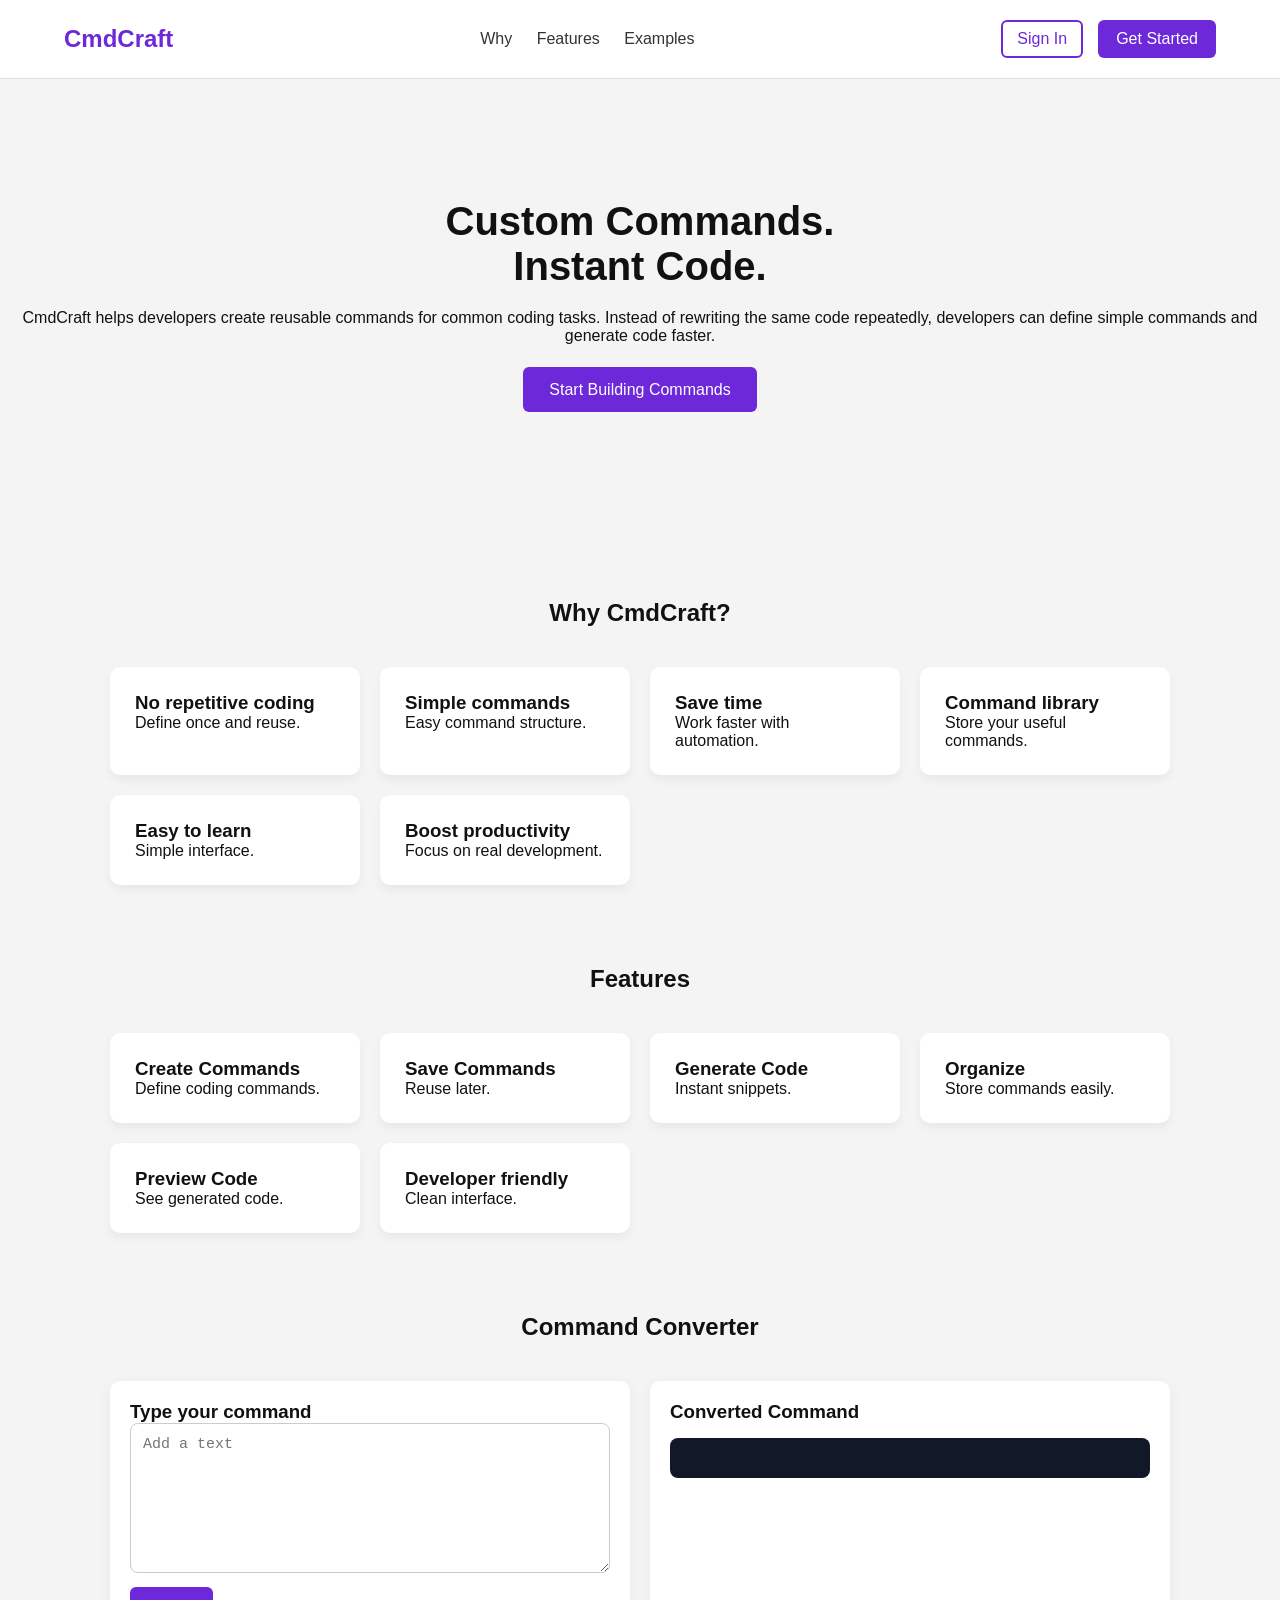
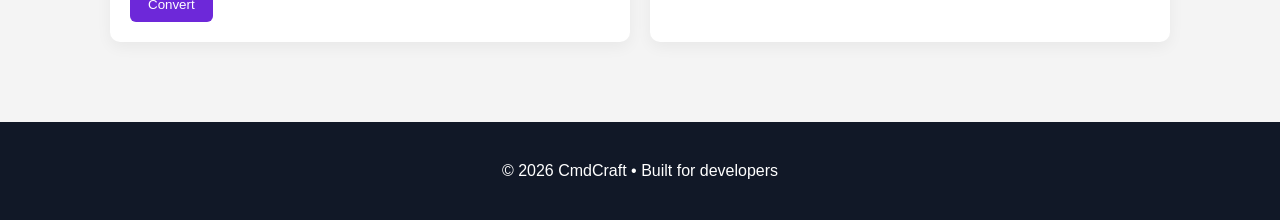
<file: index.html>
<!DOCTYPE html>
<html lang="en">
<head>
  <meta charset="UTF-8">
  <meta name="viewport" content="width=device-width, initial-scale=1.0">
  <title>CmdCraft - Custom Commands</title>
  <link rel="preconnect" href="https://fonts.googleapis.com">
  <link rel="stylesheet" href="style.css">
</head>
<body>

<header>
  <a href="index.html" class="logo" onclick="window.scrollTo(0,0)">CmdCraft</a>
  <nav>
    <a href="#why">Why</a>
    <a href="#features">Features</a>
    <a href="#commands">Examples</a>
  </nav>
  <div class="actions">
    <a href="auth.html" class="signin-link">Sign In</a>
    <a href="auth.html" class="btn" style="text-decoration: none;">Get Started</a>
  </div>
</header>

<section class="hero">
  <h1>Custom Commands.<br>Instant Code.</h1>
  <p>
    CmdCraft helps developers create reusable commands for common coding tasks.
    Instead of rewriting the same code repeatedly, developers can define simple
    commands and generate code faster.
  </p>
  <br><br>
  <a href="auth.html" class="btn large" style="text-decoration: none;">Start Building Commands</a>
</section>

<section id="why" class="section">
  <h2>Why CmdCraft?</h2>
  <div class="grid">
    <div class="card"><h3>No repetitive coding</h3><p>Define once and reuse.</p></div>
    <div class="card"><h3>Simple commands</h3><p>Easy command structure.</p></div>
    <div class="card"><h3>Save time</h3><p>Work faster with automation.</p></div>
    <div class="card"><h3>Command library</h3><p>Store your useful commands.</p></div>
    <div class="card"><h3>Easy to learn</h3><p>Simple interface.</p></div>
    <div class="card"><h3>Boost productivity</h3><p>Focus on real development.</p></div>
  </div>
</section>

<section id="features" class="section">
  <h2>Features</h2>
  <div class="grid">
    <div class="card"><h3>Create Commands</h3><p>Define coding commands.</p></div>
    <div class="card"><h3>Save Commands</h3><p>Reuse later.</p></div>
    <div class="card"><h3>Generate Code</h3><p>Instant snippets.</p></div>
    <div class="card"><h3>Organize</h3><p>Store commands easily.</p></div>
    <div class="card"><h3>Preview Code</h3><p>See generated code.</p></div>
    <div class="card"><h3>Developer friendly</h3><p>Clean interface.</p></div>
  </div>
</section>

<section id="commands" class="section">
  <h2>Command Converter</h2>
  <div class="workspace">
    <div class="workspace-box">
      <h3>Type your command</h3>
      <textarea id="commandInput" placeholder="Add a text"></textarea>
      <button class="btn" onclick="convertCommand()">Convert</button>
    </div>

    <div class="workspace-box">
      <h3>Converted Command</h3>
      <pre id="ni"></pre>
    </div>
  </div>
</section>

<footer>
  <p>© 2026 CmdCraft • Built for developers</p>
</footer>

<button id="topBtn" onclick="scrollTopPage()">↑</button>

<script src="script.js"></script>

<script>

function convertCommand() {
  let text = document.getElementById("commandInput").value;
  document.getElementById("ni").innerText = "document.getElementById('ni').innerText='groupwork'";
}
</script>

</body>
</html>
</file>
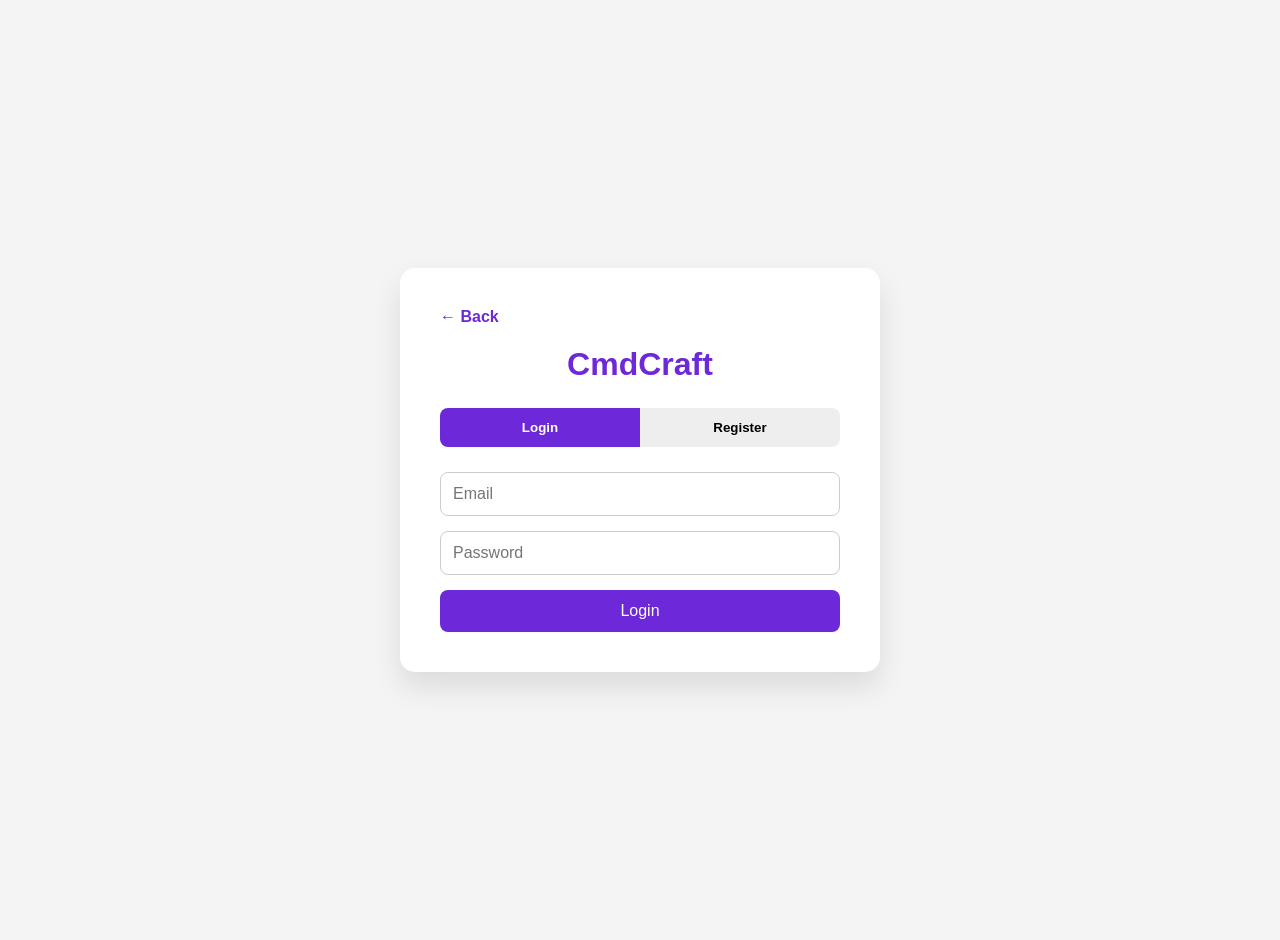
<file: auth.html>
<!DOCTYPE html>
<html lang="en">
<head>
  <meta charset="UTF-8">
  <meta name="viewport" content="width=device-width, initial-scale=1.0">
  <title>CmdCraft Authentication</title>
</head>
<body style="margin:0; font-family: Arial, sans-serif; background: #f4f4f4;">

<div style="display:flex; justify-content:center; align-items:center; min-height:100vh; padding:20px;">
  <div style="background:#ffffff; padding:40px; border-radius:15px; box-shadow:0 15px 30px rgba(0,0,0,0.1); width:100%; max-width:400px;">

    <a href="index.html" style="text-decoration:none; color:#6d28d9; font-weight:bold; display:inline-block; margin-bottom:20px;">← Back</a>

    <div style="font-size:32px; font-weight:bold; color:#6d28d9; text-align:center; margin-bottom:25px;">CmdCraft</div>

    <div style="display:flex; justify-content:center; margin-bottom:25px;">
      <button id="loginTab" onclick="showLogin()" style="flex:1; padding:12px; border:none; background:#eee; cursor:pointer; border-radius:8px 0 0 8px; font-weight:bold;">Login</button>
      <button id="registerTab" onclick="showRegister()" style="flex:1; padding:12px; border:none; background:#eee; cursor:pointer; border-radius:0 8px 8px 0; font-weight:bold;">Register</button>
    </div>

    <form id="loginForm" style="display:flex; flex-direction:column; gap:15px;">
      <input type="email" placeholder="Email" required style="padding:12px; border-radius:8px; border:1px solid #ccc; font-size:16px; outline:none;">
      <input type="password" placeholder="Password" required style="padding:12px; border-radius:8px; border:1px solid #ccc; font-size:16px; outline:none;">
      <button type="button" onclick="fakeLogin()" style="background:#6d28d9; color:white; padding:12px; border:none; border-radius:8px; cursor:pointer; font-size:16px; transition:all 0.2s;" onmouseover="this.style.background='#5816b0'" onmouseout="this.style.background='#6d28d9'">Login</button>
    </form>

    <form id="registerForm" class="hidden" style="display:none; flex-direction:column; gap:15px;">
      <input type="text" placeholder="Name" required style="padding:12px; border-radius:8px; border:1px solid #ccc; font-size:16px; outline:none;">
      <input type="email" placeholder="Email" required style="padding:12px; border-radius:8px; border:1px solid #ccc; font-size:16px; outline:none;">
      <input type="password" placeholder="Password" required style="padding:12px; border-radius:8px; border:1px solid #ccc; font-size:16px; outline:none;">
      <button type="submit" style="background:#6d28d9; color:white; padding:12px; border:none; border-radius:8px; cursor:pointer; font-size:16px; transition:all 0.2s;" onmouseover="this.style.background='#5816b0'" onmouseout="this.style.background='#6d28d9'">Register</button>
    </form>

  </div>
</div>

<script>
function showLogin(){
  document.getElementById("loginForm").style.display = "flex";
  document.getElementById("registerForm").style.display = "none";
  document.getElementById("loginTab").style.background = "#6d28d9";
  document.getElementById("loginTab").style.color = "white";
  document.getElementById("registerTab").style.background = "#eee";
  document.getElementById("registerTab").style.color = "black";
}

function showRegister(){
  document.getElementById("loginForm").style.display = "none";
  document.getElementById("registerForm").style.display = "flex";
  document.getElementById("registerTab").style.background = "#6d28d9";
  document.getElementById("registerTab").style.color = "white";
  document.getElementById("loginTab").style.background = "#eee";
  document.getElementById("loginTab").style.color = "black";
}

function fakeLogin(){
  setTimeout(function(){ window.location.href = "dashboard.html"; }, 500);
}

showLogin();
</script>

</body>
</html>
</file>
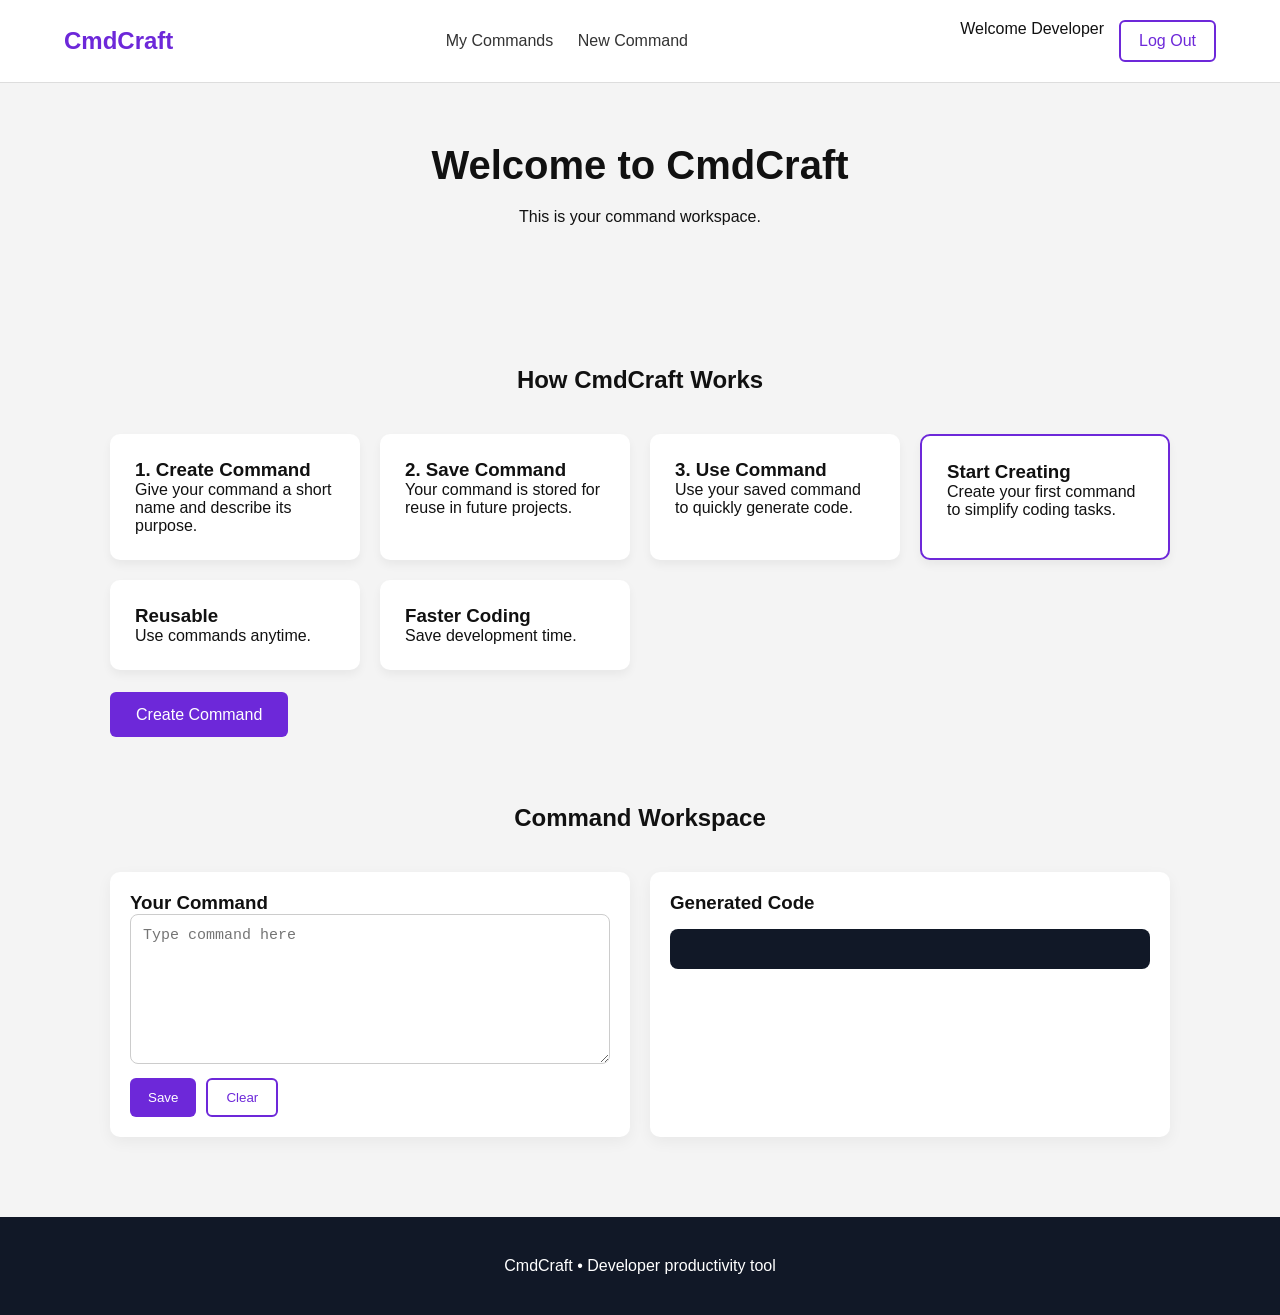
<file: dashboard.html>
<!DOCTYPE html>
<html lang="en">
<head>
  <meta charset="UTF-8">
  <meta name="viewport" content="width=device-width, initial-scale=1.0">
  <title>CmdCraft Dashboard</title>
  <link rel="stylesheet" href="style.css">
</head>
<body>

<header>
  <a href="index.html" class="logo">CmdCraft</a>
  <nav>
    <a href="#">My Commands</a>
    <a href="#workspace">New Command</a>
  </nav>
  <div class="actions">
    <span id="welcomeUser">Welcome Developer</span>
    <a href="index.html" class="btn outline" style="text-decoration:none;">Log Out</a>
  </div>
</header>

<section class="hero small">
  <h1>Welcome to CmdCraft</h1>
  <p>This is your command workspace.</p>
</section>

<section class="section">
  <h2>How CmdCraft Works</h2>
  <div class="grid">
    <div class="card"><h3>1. Create Command</h3><p>Give your command a short name and describe its purpose.</p></div>
    <div class="card"><h3>2. Save Command</h3><p>Your command is stored for reuse in future projects.</p></div>
    <div class="card"><h3>3. Use Command</h3><p>Use your saved command to quickly generate code.</p></div>
    <div class="card highlight"><h3>Start Creating</h3><p>Create your first command to simplify coding tasks.</p></div>
    <div class="card"><h3>Reusable</h3><p>Use commands anytime.</p></div>
    <div class="card"><h3>Faster Coding</h3><p>Save development time.</p></div>
  </div>
  <br><br>
  <a href="#workspace" class="btn large" style="text-decoration: none;">Create Command</a>
</section>

<section id="workspace" class="section">
  <h2>Command Workspace</h2>
  <div class="workspace">
    <div class="workspace-box">
      <h3>Your Command</h3>
      <textarea id="commandText" placeholder="Type command here"></textarea>
      <div class="workspace-buttons">
        <button class="btn" onclick="generateCode()">Save</button>
        <button class="btn outline" onclick="clearCommand()">Clear</button>
      </div>
    </div>
    <div class="workspace-box">
      <h3>Generated Code</h3>
      <pre id="generated"></pre>
    </div>
  </div>
</section>

<footer>
  <p>CmdCraft • Developer productivity tool</p>
</footer>

<script src="script.js"></script>

</body>
</html>
</file>
<file: style.css>
* {
  margin: 0;
  padding: 0;
  box-sizing: border-box;
  font-family: Arial, sans-serif;
}

body {
  background: #f4f4f4;
  color: #111;
}

header {
  display: flex;
  justify-content: space-between;
  align-items: center;
  padding: 20px 5%;
  background: white;
  border-bottom: 1px solid #ddd;
  position: sticky;
  top: 0;
  z-index: 1000;
}

.logo {
  font-size: 24px;
  font-weight: bold;
  color: #6d28d9;
  text-decoration: none;
  cursor: pointer;
}

nav a {
  margin: 0 10px;
  text-decoration: none;
  color: #333;
}

.actions {
  display: flex;
  gap: 15px;
}

.signin-link {
  padding: 8px 14px;
  border-radius: 6px;
  border: 2px solid #6d28d9;
  text-decoration: none;
  color: #6d28d9;
}

.btn {
  background: #6d28d9;
  color: white;
  padding: 10px 18px;
  border: none;
  border-radius: 6px;
  cursor: pointer;
  transition: all 0.2s;
}

.btn:hover {
  background: #5816b0;
  transform: scale(1.05);
}

.btn.large {
  padding: 14px 26px;
}

.btn.outline {
  background: white;
  color: #6d28d9;
  border: 2px solid #6d28d9;
}

.hero {
  text-align: center;
  padding: 120px 20px;
}

.hero.small {
  padding: 60px 20px;
}

.hero h1 {
  font-size: 40px;
  margin-bottom: 20px;
}

.section {
  max-width: 1100px;
  margin: 80px auto;
  padding: 0 20px;
}

.section h2 {
  text-align: center;
  margin-bottom: 40px;
}

.grid {
  display: grid;
  grid-template-columns: repeat(auto-fit, minmax(250px, 1fr));
  gap: 20px;
}

.card {
  background: white;
  padding: 25px;
  border-radius: 10px;
  box-shadow: 0 5px 10px rgba(0,0,0,0.05);
  transition: all 0.3s;
}

.card:hover {
  transform: translateY(-5px);
  box-shadow: 0 8px 20px rgba(0,0,0,0.1);
}

.card.highlight {
  border: 2px solid #6d28d9;
}

pre {
  background: #111827;
  color: white;
  padding: 20px;
  border-radius: 8px;
  margin-top: 15px;
  overflow: auto;
}

footer {
  text-align: center;
  padding: 40px;
  background: #111827;
  color: white;
  margin-top: 60px;
}

#topBtn {
  display: none;
  position: fixed;
  bottom: 30px;
  right: 30px;
  background: #6d28d9;
  color: white;
  border: none;
  padding: 12px;
  border-radius: 50%;
  cursor: pointer;
  transition: all 0.3s;
}

.workspace {
  display: grid;
  grid-template-columns: 1fr 1fr;
  gap: 20px;
}

.workspace-box {
  background: #fff;
  padding: 20px;
  border-radius: 10px;
  box-shadow: 0 5px 15px rgba(0,0,0,0.05);
}

.workspace-box textarea {
  width: 100%;
  height: 150px;
  margin-bottom: 10px;
  padding: 12px;
  border: 1px solid #ccc;
  border-radius: 8px;
  font-family: monospace;
  font-size: 15px;
}

.workspace-buttons {
  display: flex;
  gap: 10px;
}

@media (max-width: 800px) {
  .workspace {
    grid-template-columns: 1fr;
  }
  .hero h1 {
    font-size: 30px;
  }
  header {
    flex-direction: column;
    gap: 10px;
  }
}
</file>
